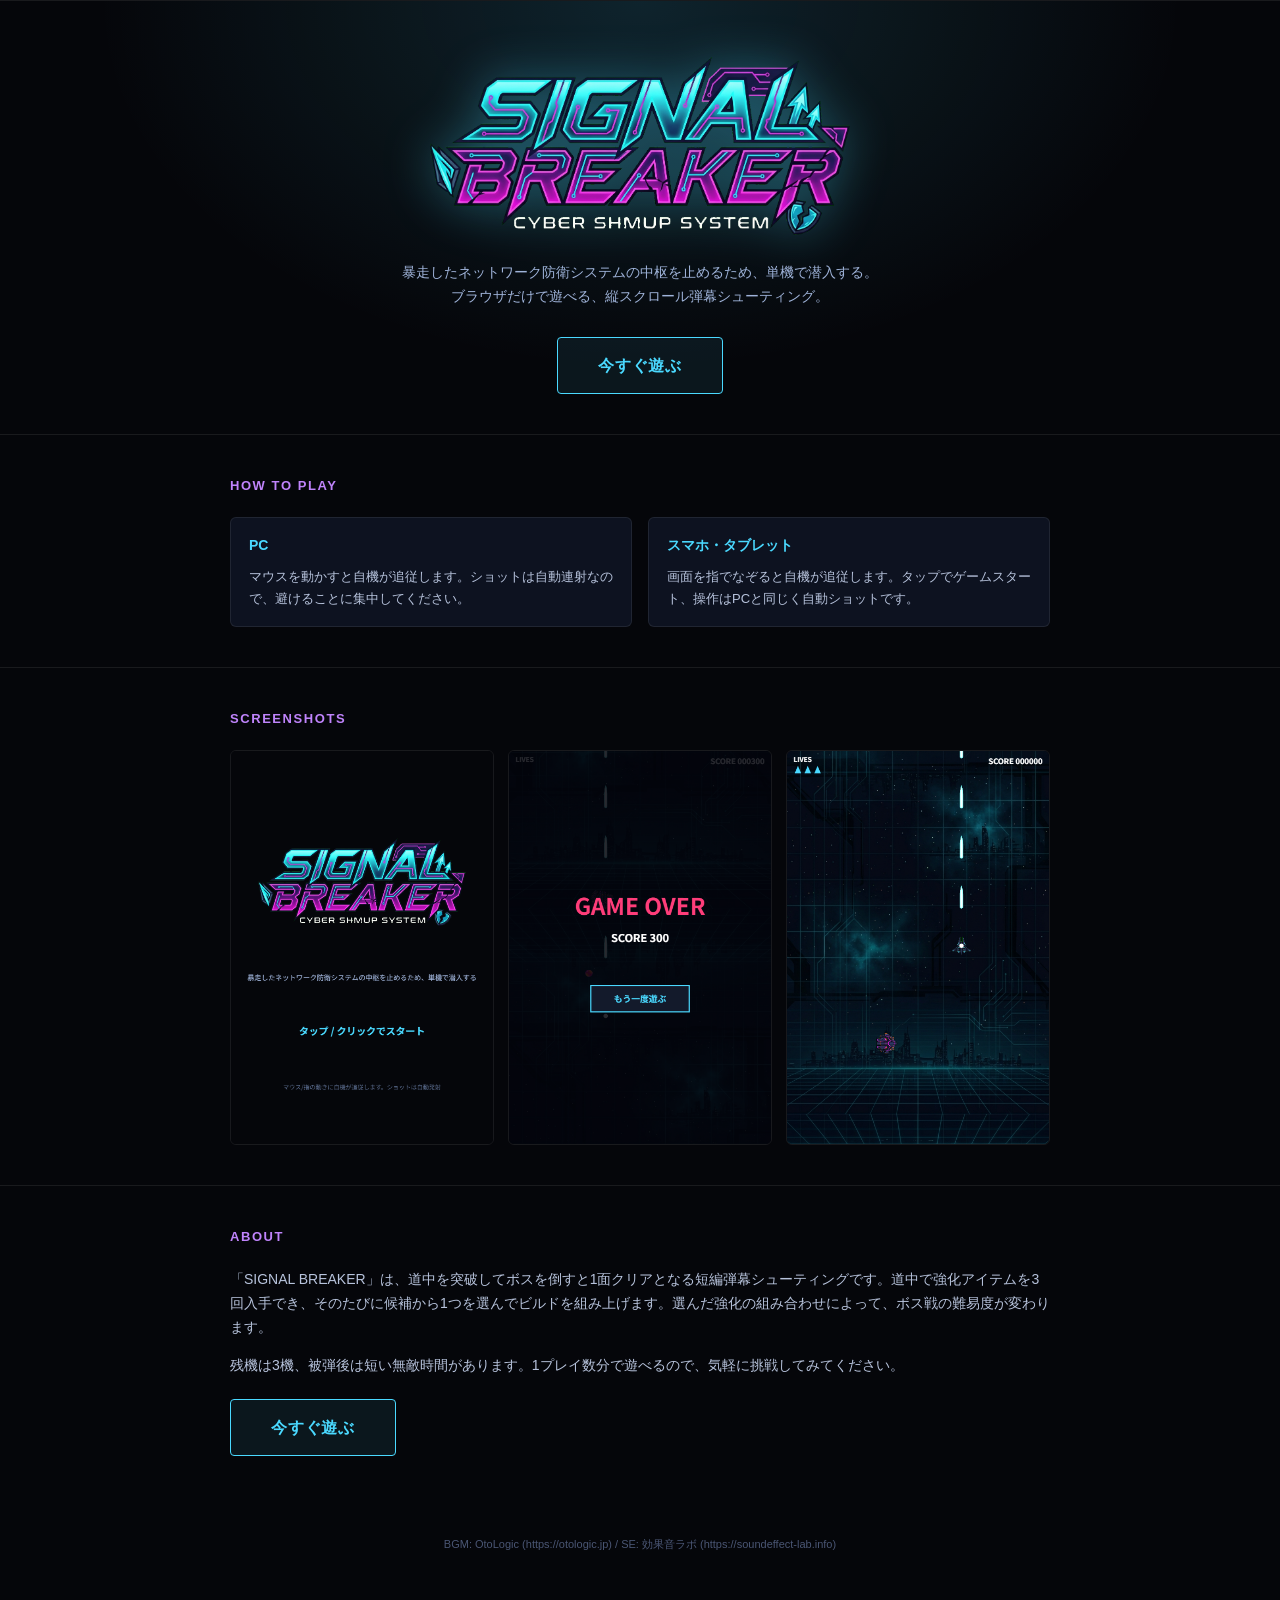
<file: index.html>
<!DOCTYPE html>
<html lang="ja">
<head>
<meta charset="UTF-8" />
<meta name="viewport" content="width=device-width, initial-scale=1.0" />
<title>SIGNAL BREAKER - サイバー弾幕STG</title>
<link rel="stylesheet" href="style.css" />
</head>
<body>

<section class="hero">
  <div class="wrap">
    <img class="logo" src="game/assets/images/logo_title.png" alt="SIGNAL BREAKER" />
    <p class="tagline">暴走したネットワーク防衛システムの中枢を止めるため、単機で潜入する。<br />ブラウザだけで遊べる、縦スクロール弾幕シューティング。</p>
    <a class="play-btn" href="game/index.html">今すぐ遊ぶ</a>
  </div>
</section>

<section>
  <div class="wrap">
    <h2>How to Play</h2>
    <div class="howto">
      <div class="card">
        <h3>PC</h3>
        <p>マウスを動かすと自機が追従します。ショットは自動連射なので、避けることに集中してください。</p>
      </div>
      <div class="card">
        <h3>スマホ・タブレット</h3>
        <p>画面を指でなぞると自機が追従します。タップでゲームスタート、操作はPCと同じく自動ショットです。</p>
      </div>
    </div>
  </div>
</section>

<section>
  <div class="wrap">
    <h2>Screenshots</h2>
    <div class="shots">
      <img src="img/shot_title.png" alt="タイトル画面" />
      <img src="img/shot_action.png" alt="道中の弾幕" />
      <img src="img/shot_gameplay.png" alt="ゲームプレイ画面" />
    </div>
  </div>
</section>

<section class="intro">
  <div class="wrap">
    <h2>About</h2>
    <p>「SIGNAL BREAKER」は、道中を突破してボスを倒すと1面クリアとなる短編弾幕シューティングです。道中で強化アイテムを3回入手でき、そのたびに候補から1つを選んでビルドを組み上げます。選んだ強化の組み合わせによって、ボス戦の難易度が変わります。</p>
    <p>残機は3機、被弾後は短い無敵時間があります。1プレイ数分で遊べるので、気軽に挑戦してみてください。</p>
    <a class="play-btn" href="game/index.html">今すぐ遊ぶ</a>
  </div>
</section>

<footer>
  <div class="wrap">
    <p>BGM: OtoLogic (https://otologic.jp) / SE: 効果音ラボ (https://soundeffect-lab.info)</p>
  </div>
</footer>

</body>
</html>
</file>
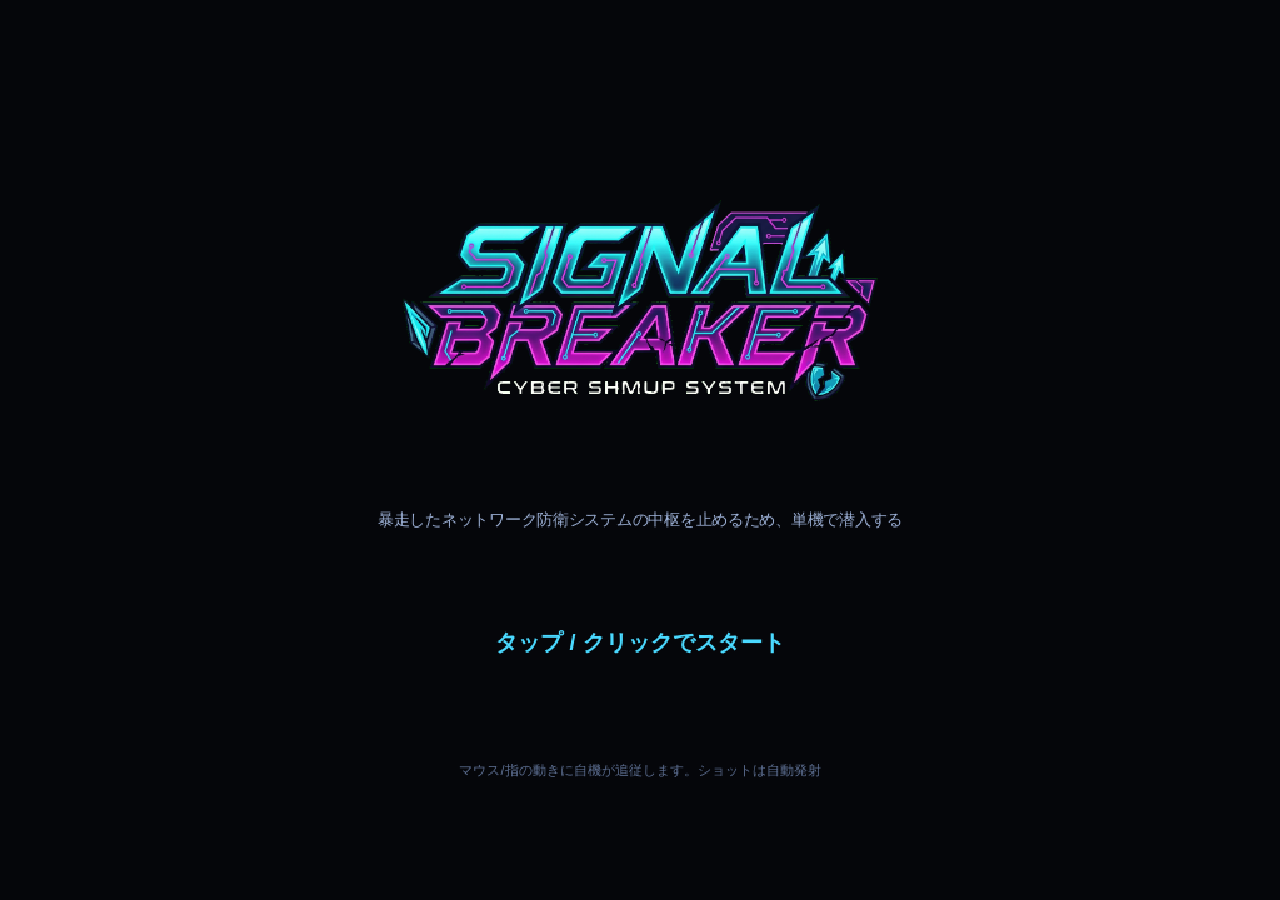
<file: game/index.html>
<!DOCTYPE html>
<html lang="ja">
<head>
  <meta charset="UTF-8" />
  <meta name="viewport" content="width=device-width, initial-scale=1.0, maximum-scale=1.0, user-scalable=no" />
  <title>SIGNAL BREAKER</title>
  <link rel="stylesheet" href="style.css" />
</head>
<body>
  <canvas id="game" width="480" height="720"></canvas>
  <script type="module" src="src/main.js"></script>
</body>
</html>
</file>
<file: style.css>
* {
  box-sizing: border-box;
}

html, body {
  margin: 0;
  padding: 0;
  background: #05060a;
  color: #dfe6f3;
  font-family: -apple-system, "Segoe UI", "Hiragino Kaku Gothic ProN", "Yu Gothic", sans-serif;
  line-height: 1.7;
}

a {
  color: #4ad9ff;
}

.wrap {
  max-width: 860px;
  margin: 0 auto;
  padding: 0 20px;
}

/* ---- Hero ---- */
.hero {
  padding: 56px 0 40px;
  text-align: center;
  background:
    radial-gradient(ellipse at 50% 0%, rgba(74, 217, 255, 0.14), transparent 60%),
    #05060a;
}

.hero img.logo {
  width: min(90%, 420px);
  height: auto;
  filter: drop-shadow(0 0 24px rgba(74, 217, 255, 0.35));
}

.hero .tagline {
  margin: 18px auto 0;
  max-width: 520px;
  color: #9fb3d9;
  font-size: 14px;
}

.play-btn {
  display: inline-block;
  margin-top: 28px;
  padding: 14px 40px;
  border: 1px solid #4ad9ff;
  border-radius: 4px;
  color: #4ad9ff;
  font-weight: bold;
  letter-spacing: 0.05em;
  text-decoration: none;
  background: rgba(74, 217, 255, 0.08);
  transition: background 0.15s, transform 0.15s;
}

.play-btn:hover {
  background: rgba(74, 217, 255, 0.18);
  transform: translateY(-1px);
}

/* ---- Sections ---- */
section {
  padding: 40px 0;
  border-top: 1px solid rgba(255, 255, 255, 0.08);
}

h2 {
  color: #c084fc;
  font-size: 13px;
  letter-spacing: 0.12em;
  text-transform: uppercase;
  margin: 0 0 20px;
}

/* ---- How to play ---- */
.howto {
  display: grid;
  grid-template-columns: 1fr 1fr;
  gap: 16px;
}

.howto .card {
  background: #0d1220;
  border: 1px solid rgba(255, 255, 255, 0.08);
  border-radius: 6px;
  padding: 16px 18px;
}

.howto .card h3 {
  margin: 0 0 8px;
  font-size: 14px;
  color: #4ad9ff;
}

.howto .card p {
  margin: 0;
  font-size: 13px;
  color: #b7c3dc;
}

@media (max-width: 560px) {
  .howto {
    grid-template-columns: 1fr;
  }
}

/* ---- Screenshots ---- */
.shots {
  display: grid;
  grid-template-columns: repeat(3, 1fr);
  gap: 14px;
}

.shots img {
  width: 100%;
  border-radius: 6px;
  border: 1px solid rgba(255, 255, 255, 0.08);
  display: block;
}

@media (max-width: 640px) {
  .shots {
    grid-template-columns: 1fr 1fr;
  }
}

@media (max-width: 420px) {
  .shots {
    grid-template-columns: 1fr;
  }
}

/* ---- Intro text ---- */
.intro p {
  color: #b7c3dc;
  font-size: 14px;
}

.intro .play-btn {
  margin-top: 8px;
}

/* ---- Footer ---- */
footer {
  padding: 28px 0 48px;
  text-align: center;
  color: #4a5674;
  font-size: 11px;
}

footer a {
  color: #6b7ba0;
}
</file>
<file: game/style.css>
html, body {
  margin: 0;
  padding: 0;
  width: 100%;
  height: 100%;
  background: #05060a;
  overflow: hidden;
  touch-action: none;
}

#game {
  position: absolute;
  top: 50%;
  left: 50%;
  transform: translate(-50%, -50%);
  background: #0a0e18;
  image-rendering: pixelated;
}

#game.hide-cursor {
  cursor: none;
}
</file>
